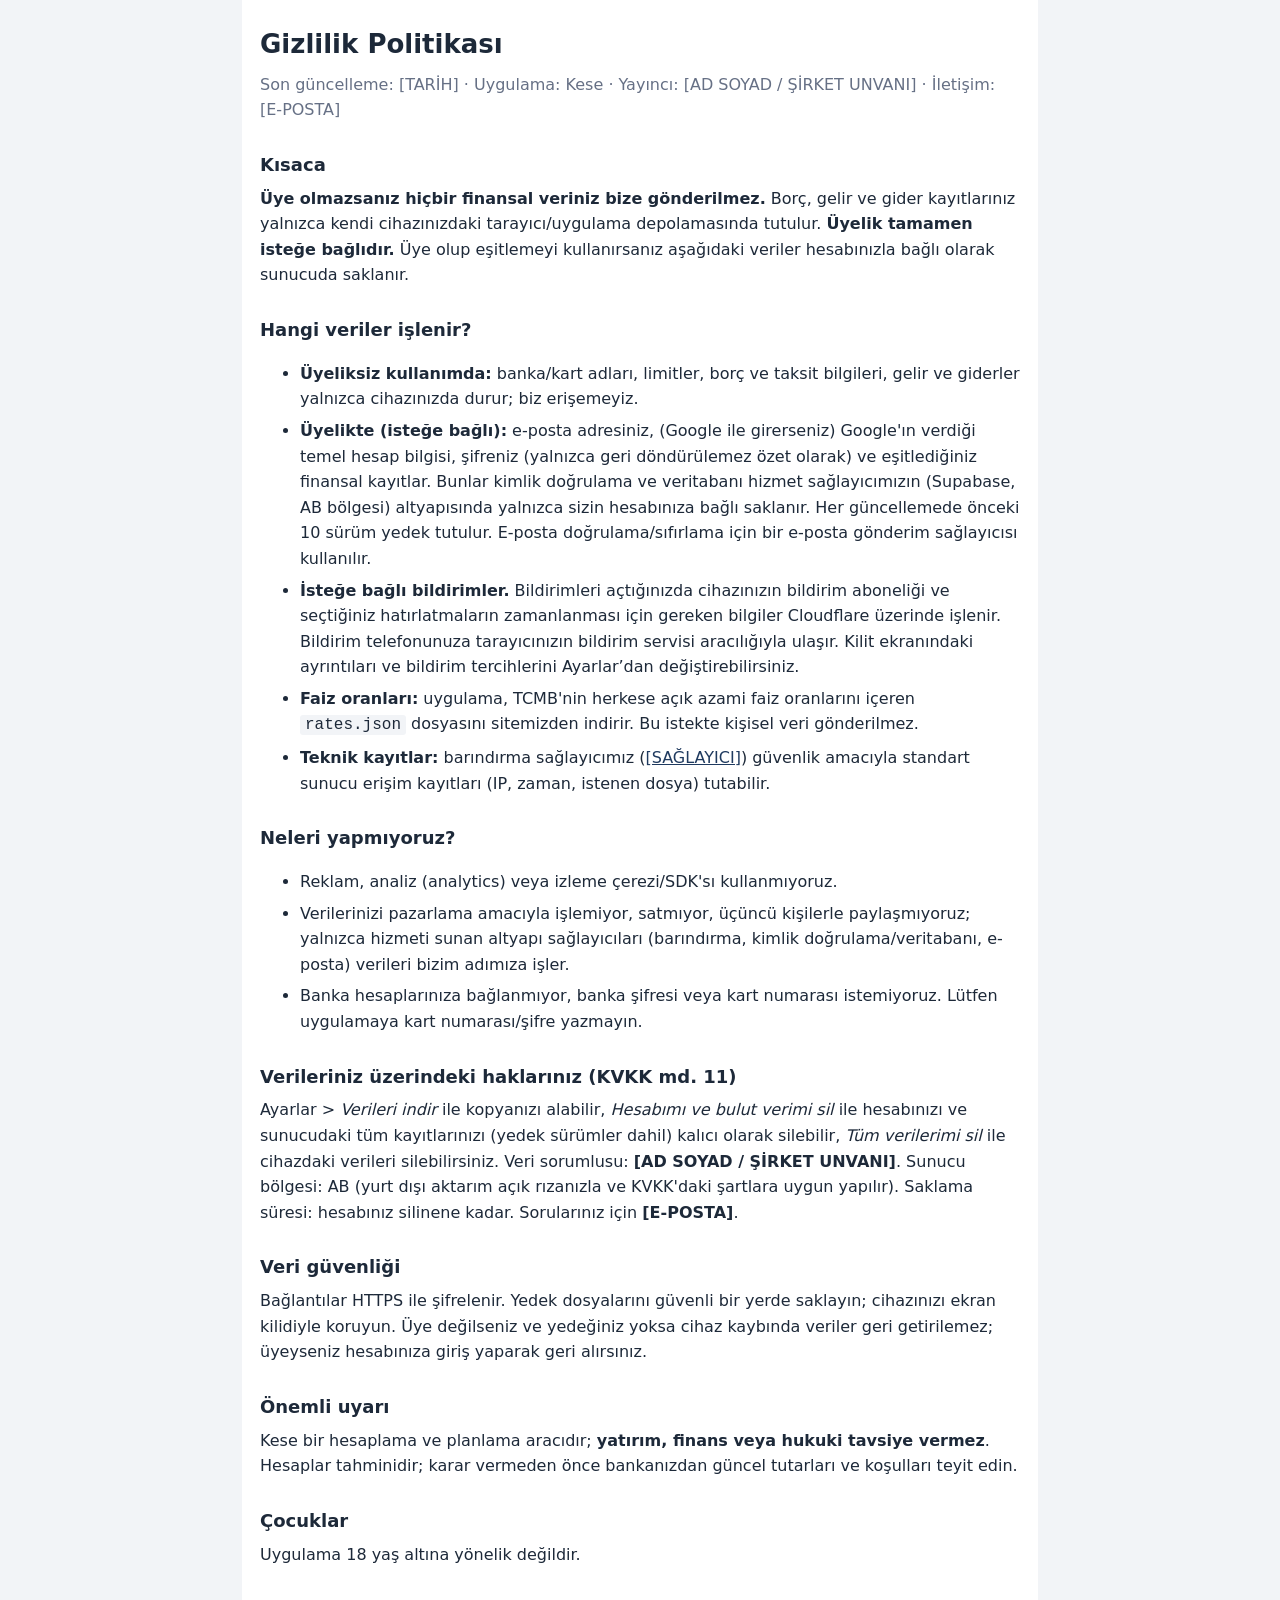
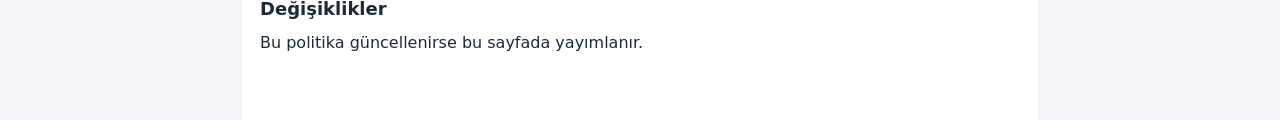
<file: privacy.html>
<!DOCTYPE html>
<html lang="tr">
<head>
  <meta charset="UTF-8"><meta name="viewport" content="width=device-width, initial-scale=1">
  <title>Gizlilik Politikası · Kese</title>
  <meta name="robots" content="index,follow">
  <style>
    body { font: 16px/1.6 "Segoe UI", system-ui, sans-serif; color: #1d2939; background: #f2f4f7; margin: 0; }
    main { max-width: 760px; margin: 0 auto; padding: 24px 18px 60px; background: #fff; min-height: 100vh; }
    h1 { font-size: 26px; margin: 0 0 4px; } h2 { font-size: 18px; margin: 28px 0 6px; } p, li { margin: 6px 0; } small, .muted { color: #667085; }
    a { color: #1f3a5f; } code { background: #f2f4f7; padding: 1px 5px; border-radius: 3px; }
  </style>
</head>
<body><main>
  <h1>Gizlilik Politikası</h1>
  <p class="muted">Son güncelleme: [TARİH] · Uygulama: Kese · Yayıncı: [AD SOYAD / ŞİRKET UNVANI] · İletişim: [E-POSTA]</p>

  <h2>Kısaca</h2>
  <p><b>Üye olmazsanız hiçbir finansal veriniz bize gönderilmez.</b> Borç, gelir ve gider kayıtlarınız yalnızca kendi cihazınızdaki tarayıcı/uygulama depolamasında tutulur. <b>Üyelik tamamen isteğe bağlıdır.</b> Üye olup eşitlemeyi kullanırsanız aşağıdaki veriler hesabınızla bağlı olarak sunucuda saklanır.</p>

  <h2>Hangi veriler işlenir?</h2>
  <ul>
    <li><b>Üyeliksiz kullanımda:</b> banka/kart adları, limitler, borç ve taksit bilgileri, gelir ve giderler yalnızca cihazınızda durur; biz erişemeyiz.</li>
    <li><b>Üyelikte (isteğe bağlı):</b> e-posta adresiniz, (Google ile girerseniz) Google'ın verdiği temel hesap bilgisi, şifreniz (yalnızca geri döndürülemez özet olarak) ve eşitlediğiniz finansal kayıtlar. Bunlar kimlik doğrulama ve veritabanı hizmet sağlayıcımızın (Supabase, AB bölgesi) altyapısında yalnızca sizin hesabınıza bağlı saklanır. Her güncellemede önceki 10 sürüm yedek tutulur. E-posta doğrulama/sıfırlama için bir e-posta gönderim sağlayıcısı kullanılır.</li>
    <li><b>İsteğe bağlı bildirimler.</b> Bildirimleri açtığınızda cihazınızın bildirim aboneliği ve seçtiğiniz hatırlatmaların zamanlanması için gereken bilgiler Cloudflare üzerinde işlenir. Bildirim telefonunuza tarayıcınızın bildirim servisi aracılığıyla ulaşır. Kilit ekranındaki ayrıntıları ve bildirim tercihlerini Ayarlar’dan değiştirebilirsiniz.</li>
    <li><b>Faiz oranları:</b> uygulama, TCMB'nin herkese açık azami faiz oranlarını içeren <code>rates.json</code> dosyasını sitemizden indirir. Bu istekte kişisel veri gönderilmez.</li>
    <li><b>Teknik kayıtlar:</b> barındırma sağlayıcımız (<a href="[BARINDIRMA SAĞLAYICI GİZLİLİK URL]">[SAĞLAYICI]</a>) güvenlik amacıyla standart sunucu erişim kayıtları (IP, zaman, istenen dosya) tutabilir.</li>
  </ul>

  <h2>Neleri yapmıyoruz?</h2>
  <ul>
    <li>Reklam, analiz (analytics) veya izleme çerezi/SDK'sı kullanmıyoruz.</li>
    <li>Verilerinizi pazarlama amacıyla işlemiyor, satmıyor, üçüncü kişilerle paylaşmıyoruz; yalnızca hizmeti sunan altyapı sağlayıcıları (barındırma, kimlik doğrulama/veritabanı, e-posta) verileri bizim adımıza işler.</li>
    <li>Banka hesaplarınıza bağlanmıyor, banka şifresi veya kart numarası istemiyoruz. Lütfen uygulamaya kart numarası/şifre yazmayın.</li>
  </ul>

  <h2>Verileriniz üzerindeki haklarınız (KVKK md. 11)</h2>
  <p>Ayarlar &gt; <i>Verileri indir</i> ile kopyanızı alabilir, <i>Hesabımı ve bulut verimi sil</i> ile hesabınızı ve sunucudaki tüm kayıtlarınızı (yedek sürümler dahil) kalıcı olarak silebilir, <i>Tüm verilerimi sil</i> ile cihazdaki verileri silebilirsiniz. Veri sorumlusu: <b>[AD SOYAD / ŞİRKET UNVANI]</b>. Sunucu bölgesi: AB (yurt dışı aktarım açık rızanızla ve KVKK'daki şartlara uygun yapılır). Saklama süresi: hesabınız silinene kadar. Sorularınız için <b>[E-POSTA]</b>.</p>

  <h2>Veri güvenliği</h2>
  <p>Bağlantılar HTTPS ile şifrelenir. Yedek dosyalarını güvenli bir yerde saklayın; cihazınızı ekran kilidiyle koruyun. Üye değilseniz ve yedeğiniz yoksa cihaz kaybında veriler geri getirilemez; üyeyseniz hesabınıza giriş yaparak geri alırsınız.</p>

  <h2>Önemli uyarı</h2>
  <p>Kese bir hesaplama ve planlama aracıdır; <b>yatırım, finans veya hukuki tavsiye vermez</b>. Hesaplar tahminidir; karar vermeden önce bankanızdan güncel tutarları ve koşulları teyit edin.</p>

  <h2>Çocuklar</h2><p>Uygulama 18 yaş altına yönelik değildir.</p>
  <h2>Değişiklikler</h2><p>Bu politika güncellenirse bu sayfada yayımlanır.</p>
</main></body>
</html>
</file>
